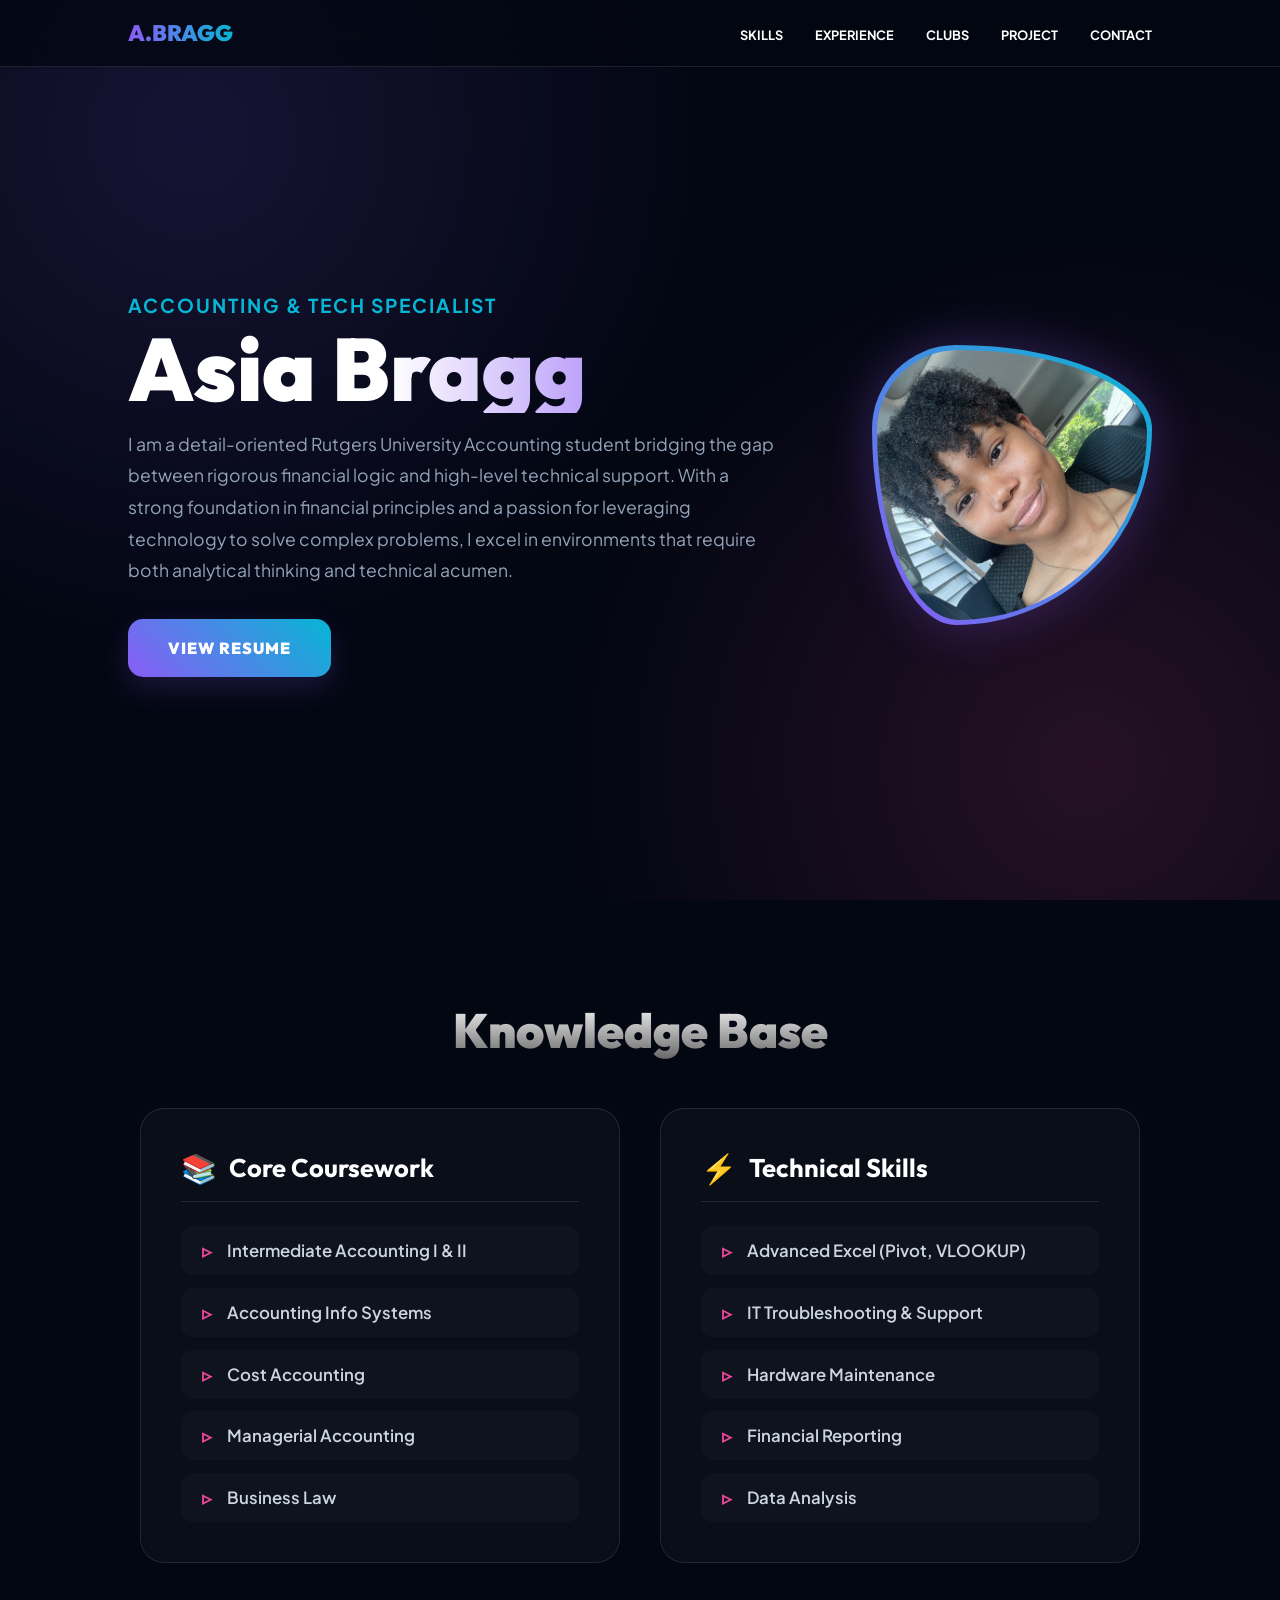
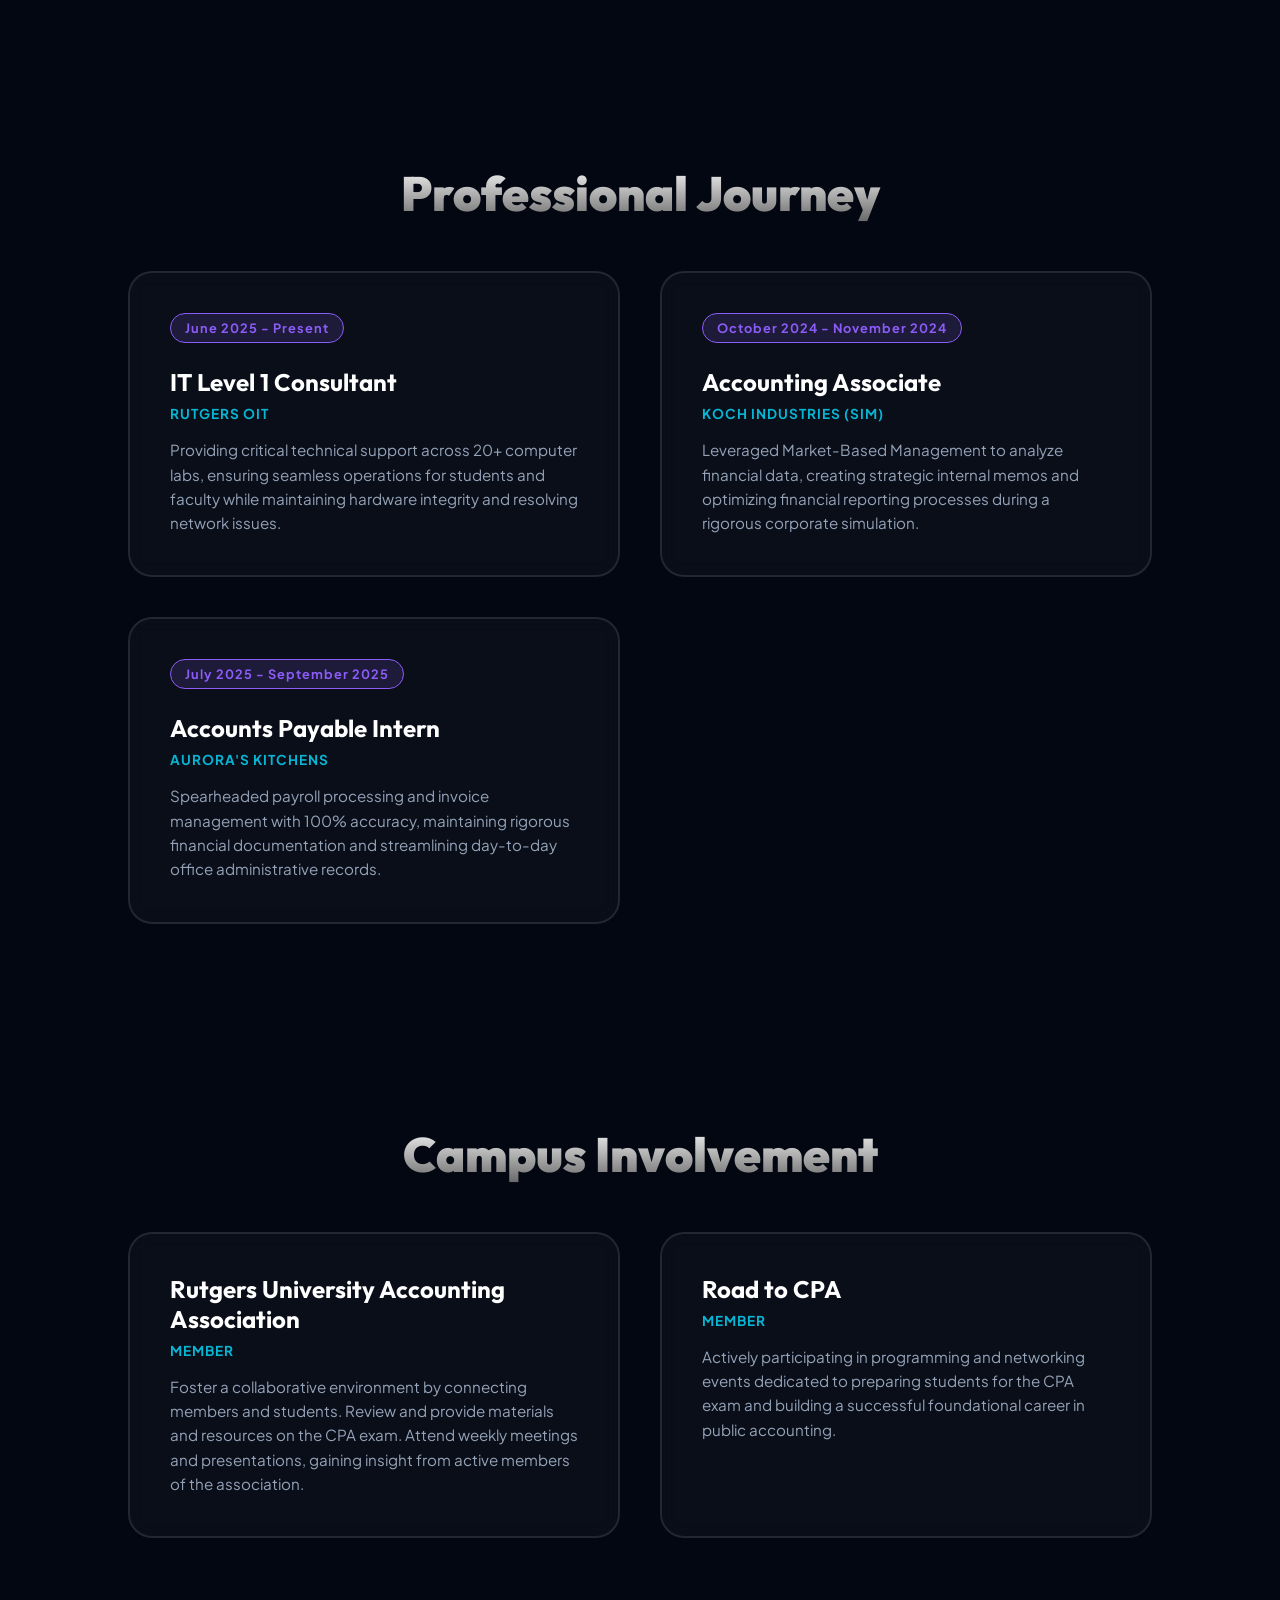
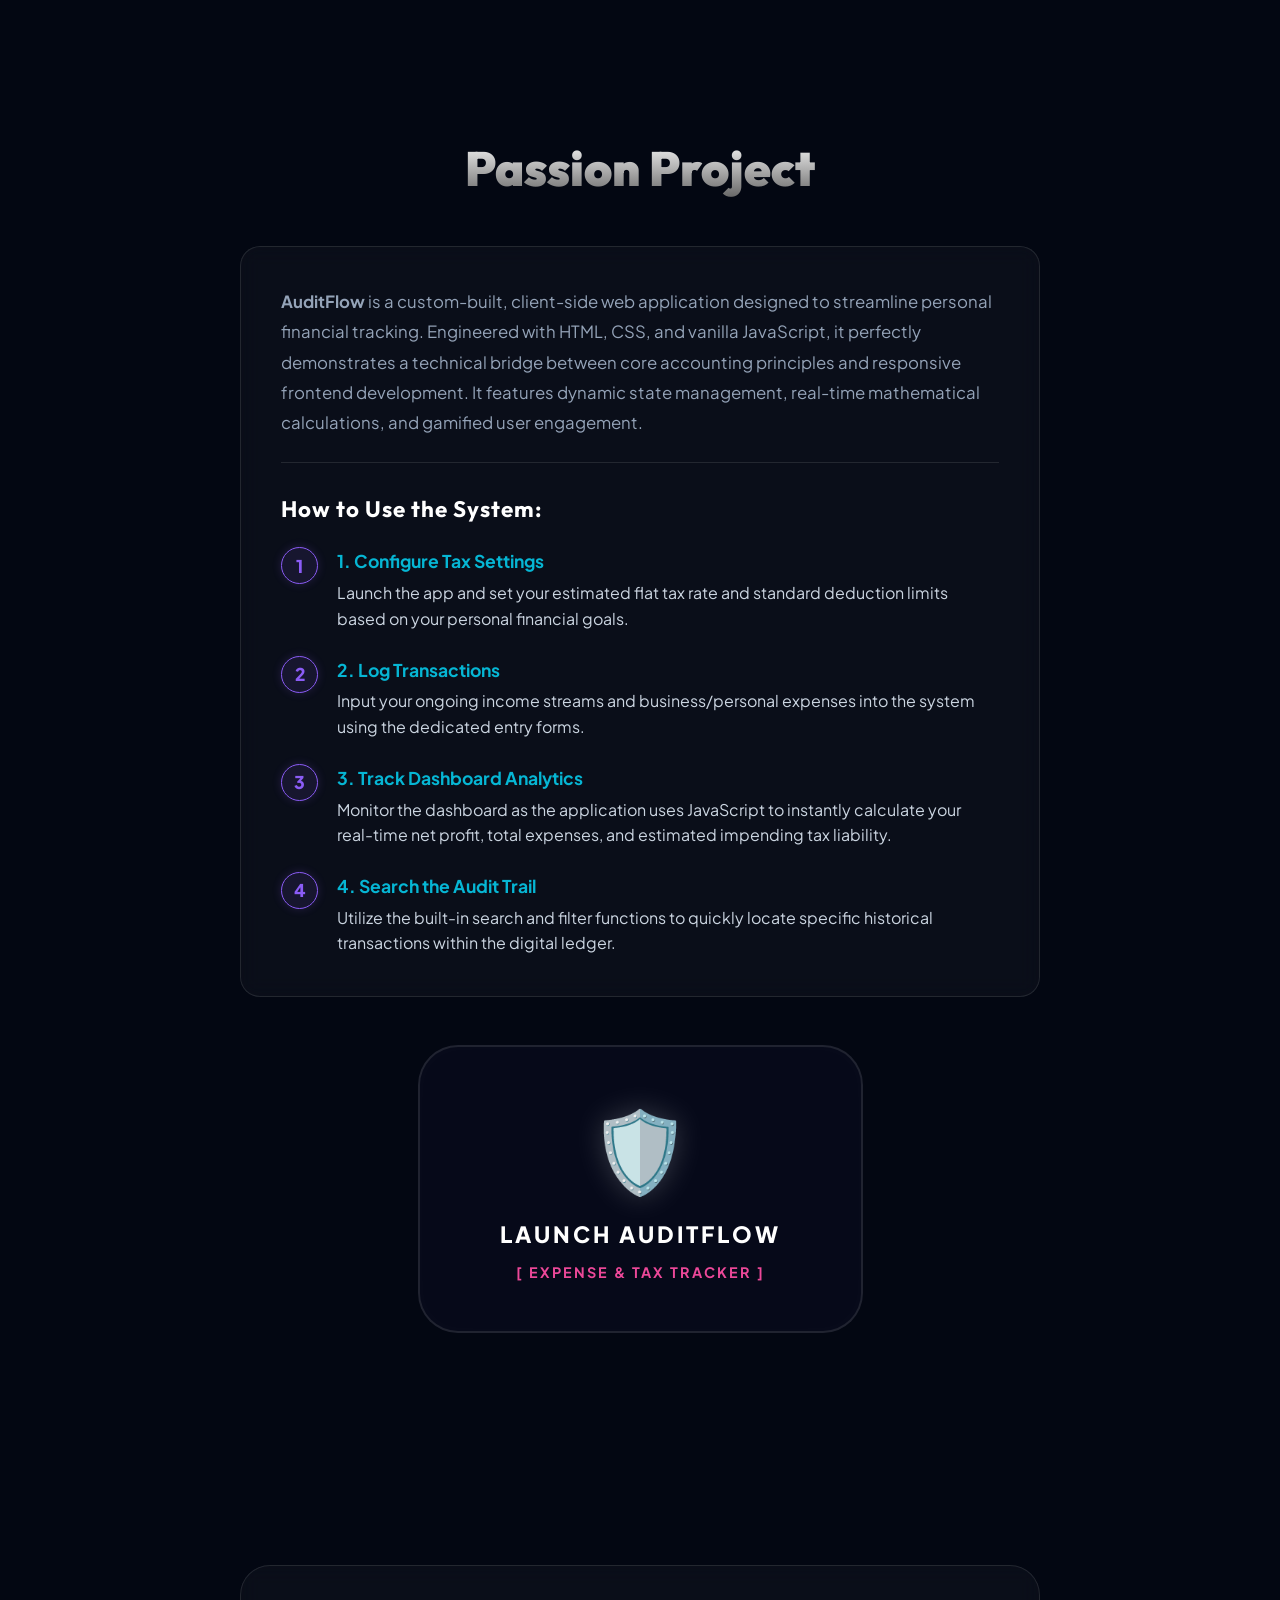
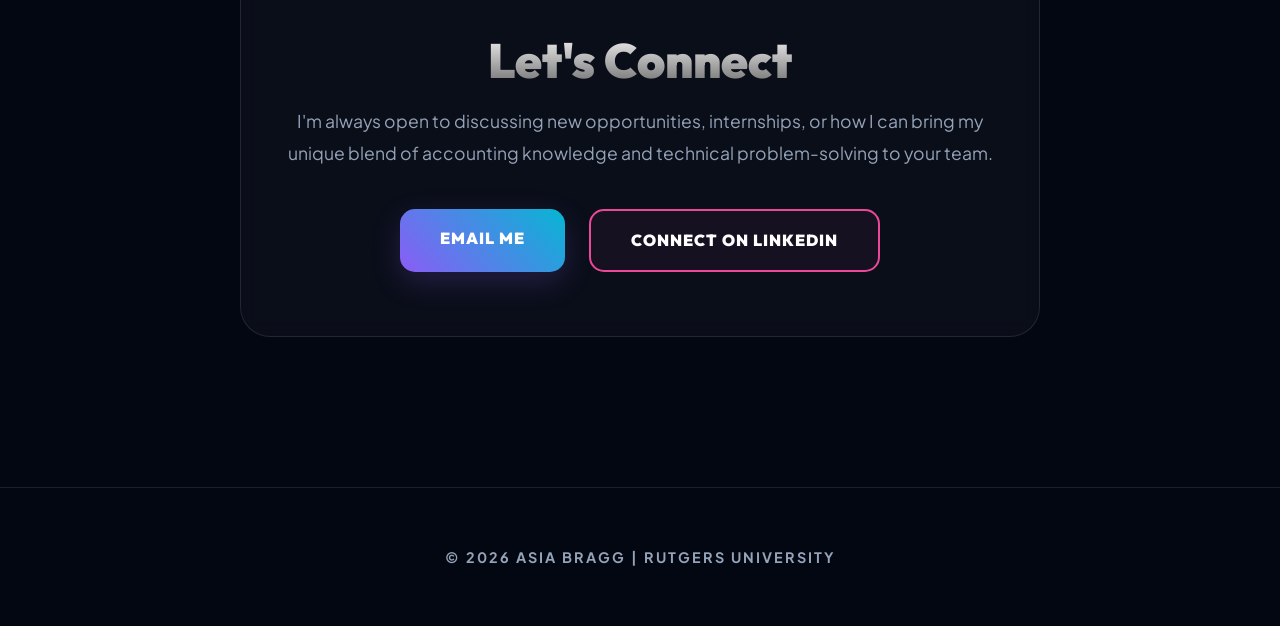
<file: index.html>
<!DOCTYPE html>
<html lang="en">
<head>
    <meta charset="UTF-8">
    <meta name="viewport" content="width=device-width, initial-scale=1.0">
    <title>Asia Bragg | Portfolio</title>
    <link href="https://fonts.googleapis.com/css2?family=Outfit:wght@300;600;900&family=Plus+Jakarta+Sans:wght@400;700&display=swap" rel="stylesheet">
    <style>
        :root {
            --bg-color: #030712;
            --primary: #8b5cf6; 
            --secondary: #ec4899; 
            --tertiary: #06b6d4; 
            --text-main: #ffffff;
            --text-muted: #94a3b8;
            --glass: rgba(255, 255, 255, 0.03);
            --glass-border: rgba(255, 255, 255, 0.1);
        }

        * { margin: 0; padding: 0; box-sizing: border-box; scroll-behavior: smooth; font-family: 'Plus Jakarta Sans', sans-serif; }
        h1, h2, h3, h4, .logo, .btn { font-family: 'Outfit', sans-serif; }
        body { background-color: var(--bg-color); color: var(--text-main); overflow-x: hidden; min-height: 100vh; }

        /* --- Animated Background --- */
        .gradient-bg {
            position: fixed; top: 0; left: 0; width: 100%; height: 100%; z-index: -1;
            background: radial-gradient(circle at 15% 15%, rgba(139, 92, 246, 0.15) 0%, transparent 40%),
                        radial-gradient(circle at 85% 85%, rgba(236, 72, 153, 0.15) 0%, transparent 40%);
            animation: bgShift 15s infinite alternate ease-in-out;
        }
        @keyframes bgShift { 0% { transform: scale(1); } 100% { transform: scale(1.1); } }

        /* --- Navigation --- */
        nav {
            position: fixed; top: 0; width: 100%; padding: 1.2rem 10%;
            display: flex; justify-content: space-between; align-items: center;
            background: rgba(3, 7, 18, 0.8); backdrop-filter: blur(20px); z-index: 1000;
            border-bottom: 1px solid var(--glass-border);
        }
        nav .logo { font-weight: 900; font-size: 1.4rem; background: linear-gradient(to right, var(--primary), var(--tertiary)); -webkit-background-clip: text; -webkit-text-fill-color: transparent; }
        nav ul { display: flex; list-style: none; gap: 2rem; }
        nav a { color: var(--text-main); text-decoration: none; font-size: 0.8rem; font-weight: 700; text-transform: uppercase; transition: 0.3s; }
        nav a:hover { color: var(--secondary); text-shadow: 0 0 10px var(--secondary); }

        /* --- Header & Typography --- */
        header { min-height: 100vh; display: flex; align-items: center; padding: 120px 10% 50px; }
        .hero-container { display: flex; align-items: center; justify-content: space-between; width: 100%; gap: 4rem; }
        
        .hero-content h1 { 
            font-size: clamp(3.5rem, 8vw, 5.5rem); 
            line-height: 1; margin-bottom: 1rem; font-weight: 900;
            background: linear-gradient(to right, #fff 20%, var(--primary), var(--secondary), var(--tertiary));
            background-size: 200% auto;
            -webkit-background-clip: text;
            -webkit-text-fill-color: transparent;
            animation: textFlow 8s linear infinite;
        }
        @keyframes textFlow { to { background-position: 200% center; } }
        
        .subtitle { color: var(--tertiary); font-size: 1.2rem; font-weight: 700; text-transform: uppercase; letter-spacing: 2px; margin-bottom: 0.5rem; }
        .summary { color: var(--text-muted); font-size: 1.1rem; max-width: 650px; line-height: 1.8; margin-bottom: 2rem; }

        /* --- Image Frame & Hover Animations --- */
        .profile-frame { 
            width: 280px; height: 280px; 
            background: linear-gradient(45deg, var(--primary), var(--tertiary)); 
            border-radius: 30% 70% 70% 30% / 30% 30% 70% 70%; 
            padding: 5px; 
            animation: morph 7s ease-in-out infinite alternate; 
            box-shadow: 0 0 50px rgba(139, 92, 246, 0.3); 
            transition: transform 0.5s cubic-bezier(0.175, 0.885, 0.32, 1.275), box-shadow 0.5s ease;
            cursor: pointer;
        }
        .profile-frame:hover {
            transform: scale(1.08) rotate(3deg);
            box-shadow: 0 0 80px rgba(139, 92, 246, 0.8), inset 0 0 20px rgba(236, 72, 153, 0.5);
        }
        .profile-img { width: 100%; height: 100%; object-fit: cover; border-radius: inherit; background: var(--bg-color); }
        @keyframes morph { 0% { border-radius: 30% 70% 70% 30% / 30% 30% 70% 70%; } 100% { border-radius: 50% 50% 33% 67% / 55% 27% 73% 45%; } }

        /* --- Sections & Titles --- */
        section { padding: 100px 10%; }
        h2 { font-size: 3rem; font-weight: 900; margin-bottom: 3rem; text-align: center; background: linear-gradient(to bottom, #fff, #666); -webkit-background-clip: text; -webkit-text-fill-color: transparent; }

        /* --- SKILLS & COURSEWORK LAYOUT --- */
        .skills-wrapper { 
            display: grid; grid-template-columns: repeat(auto-fit, minmax(320px, 1fr)); 
            gap: 2.5rem; max-width: 1000px; margin: 0 auto; 
        }
        .skill-card { 
            background: var(--glass); border: 1px solid var(--glass-border); 
            padding: 2.5rem; border-radius: 24px; backdrop-filter: blur(10px);
            transition: transform 0.4s ease, border-color 0.4s ease;
        }
        .skill-card:hover { 
            transform: translateY(-5px); border-color: var(--primary); 
            box-shadow: 0 15px 30px rgba(139, 92, 246, 0.1); 
        }
        .skill-card h3 { 
            font-size: 1.6rem; margin-bottom: 1.5rem; color: white; 
            display: flex; align-items: center; gap: 12px; border-bottom: 1px solid var(--glass-border);
            padding-bottom: 15px;
        }
        .skill-icon { font-size: 1.8rem; }
        .skill-list { list-style: none; display: flex; flex-direction: column; gap: 0.8rem; }
        .skill-item { 
            display: flex; align-items: center; gap: 15px; font-size: 1.05rem; font-weight: 600; 
            color: #cbd5e1; padding: 12px 18px; background: rgba(255,255,255,0.02); 
            border-radius: 12px; border-left: 3px solid transparent; transition: all 0.3s ease;
        }
        .skill-item::before {
            content: '▹'; color: var(--secondary); font-weight: 900; font-size: 1.2rem; transition: 0.3s;
        }
        .skill-item:hover {
            background: rgba(139, 92, 246, 0.1); border-left-color: var(--primary);
            color: #fff; transform: translateX(8px);
        }
        .skill-item:hover::before {
            color: var(--tertiary); transform: scale(1.2) translateX(3px);
        }

        /* --- Cards (Experience & Clubs) --- */
        .card { 
            background: var(--glass); padding: 2.5rem; border-radius: 24px; 
            border: 2px solid var(--glass-border); backdrop-filter: blur(10px); 
            transition: all 0.5s cubic-bezier(0.175, 0.885, 0.32, 1.275);
            position: relative; display: flex; flex-direction: column; height: 100%;
            z-index: 1;
        }
        .card::before {
            content: ""; position: absolute; inset: -2px; border-radius: 26px;
            background: linear-gradient(45deg, #ff007f, #7928ca, #00d4ff, #ff007f);
            background-size: 300% 300%;
            z-index: -1; opacity: 0; transition: opacity 0.5s ease;
        }
        .card::after {
            content: ""; position: absolute; inset: 0; border-radius: 24px;
            background: var(--bg-color);
            z-index: -1; opacity: 0; transition: opacity 0.5s ease;
        }
        .card:hover { 
            transform: translateY(-15px) scale(1.03) rotate(1.5deg); 
            border-color: transparent;
            box-shadow: 0 25px 50px rgba(0,0,0,0.6), 0 0 30px rgba(236, 72, 153, 0.4), 0 0 30px rgba(6, 182, 212, 0.4);
        }
        .card:hover::before, .card:hover::after { opacity: 1; }
        .card:hover::before { animation: moveGradient 3s linear infinite; }
        
        @keyframes moveGradient {
            0% { background-position: 0% 50%; }
            50% { background-position: 100% 50%; }
            100% { background-position: 0% 50%; }
        }

        .date-badge { 
            display: inline-block; padding: 6px 14px; background: rgba(139, 92, 246, 0.15); 
            border: 1px solid var(--primary); color: var(--primary); font-size: 0.8rem; 
            font-weight: 700; border-radius: 20px; margin-bottom: 1.5rem; align-self: flex-start; 
            letter-spacing: 1px; transition: all 0.4s ease;
        }
        .card:hover .date-badge {
            background: linear-gradient(45deg, var(--secondary), var(--primary));
            color: white; border-color: transparent;
            transform: scale(1.05) rotate(-3deg);
            box-shadow: 0 5px 15px rgba(236, 72, 153, 0.4);
        }
        .card h3 { font-size: 1.5rem; margin-bottom: 0.5rem; transition: color 0.3s; }
        .card:hover h3 { color: white; }
        .card p.company { font-weight: 700; color: var(--tertiary); margin-bottom: 1rem; text-transform: uppercase; font-size: 0.85rem; letter-spacing: 1px; }
        .card p.desc { font-size: 0.95rem; color: var(--text-muted); line-height: 1.6; position: relative; z-index: 2; }

        /* --- App Description Section --- */
        .project-details {
            max-width: 800px;
            margin: 0 auto 3rem auto; /* Added bottom margin for spacing before the button */
            text-align: left;
            background: var(--glass);
            border-radius: 20px;
            border: 1px solid var(--glass-border);
            padding: 2.5rem;
            backdrop-filter: blur(10px);
        }
        .project-details p.intro {
            color: var(--text-muted);
            font-size: 1.05rem;
            line-height: 1.8;
            margin-bottom: 2rem;
            padding-bottom: 1.5rem;
            border-bottom: 1px solid var(--glass-border);
        }
        .project-details h4 {
            color: white;
            font-size: 1.4rem;
            margin-bottom: 1.5rem;
            letter-spacing: 1px;
        }
        .step-list {
            list-style: none;
            counter-reset: custom-counter;
            display: flex;
            flex-direction: column;
            gap: 1.5rem;
        }
        .step-item {
            position: relative;
            padding-left: 3.5rem;
            color: #cbd5e1;
            font-size: 1rem;
            line-height: 1.6;
        }
        .step-item::before {
            counter-increment: custom-counter;
            content: counter(custom-counter);
            position: absolute;
            left: 0;
            top: 0;
            background: rgba(139, 92, 246, 0.1);
            color: var(--primary);
            width: 35px;
            height: 35px;
            border-radius: 50%;
            display: flex;
            align-items: center;
            justify-content: center;
            font-weight: 900;
            font-size: 1.1rem;
            border: 1px solid var(--primary);
            box-shadow: 0 0 10px rgba(139, 92, 246, 0.2);
        }
        .step-item strong {
            color: var(--tertiary);
            display: block;
            font-size: 1.1rem;
            margin-bottom: 0.3rem;
        }

        /* --- Software Launcher --- */
        .software-launcher { text-align: center; }
        .app-btn {
            display: inline-flex; flex-direction: column; align-items: center;
            padding: 50px 80px; background: rgba(139, 92, 246, 0.03);
            border: 2px solid var(--glass-border); border-radius: 40px;
            text-decoration: none; transition: 0.5s;
            box-shadow: inset 0 0 20px rgba(255,255,255,0.02);
            position: relative; overflow: hidden;
            margin-bottom: 2rem;
        }
        .app-btn::before { content: ''; position: absolute; top: 0; left: -100%; width: 100%; height: 100%; background: linear-gradient(90deg, transparent, rgba(255,255,255,0.1), transparent); transition: 0.5s; }
        .app-btn:hover::before { left: 100%; }
        .app-btn:hover { 
            transform: scale(1.05); border-color: var(--secondary); 
            background: rgba(236, 72, 153, 0.05);
            box-shadow: 0 0 40px rgba(236, 72, 153, 0.2);
        }
        .app-icon { font-size: 80px; margin-bottom: 20px; filter: drop-shadow(0 0 15px rgba(255,255,255,0.2)); }
        .app-label { color: white; font-weight: 900; font-size: 1.4rem; letter-spacing: 3px; }

        /* --- Contact Area --- */
        .contact-box {
            background: var(--glass); border: 1px solid var(--glass-border);
            border-radius: 30px; padding: 4rem 2rem; text-align: center; max-width: 800px; margin: 0 auto;
            backdrop-filter: blur(10px);
        }
        .contact-box p { color: var(--text-muted); margin-bottom: 2.5rem; font-size: 1.1rem; line-height: 1.8; }
        .btn-group { display: flex; justify-content: center; gap: 1.5rem; flex-wrap: wrap; }

        /* --- Buttons --- */
        .btn { padding: 1.2rem 2.5rem; color: white; font-weight: 900; border-radius: 15px; text-decoration: none; display: inline-block; transition: 0.3s; letter-spacing: 1px; }
        .btn-primary { background: linear-gradient(45deg, var(--primary), var(--tertiary)); box-shadow: 0 10px 30px rgba(139, 92, 246, 0.2); }
        .btn-primary:hover { transform: translateY(-4px); box-shadow: 0 15px 40px rgba(139, 92, 246, 0.4); }
        .btn-outline { border: 2px solid var(--secondary); background: rgba(236, 72, 153, 0.05); color: white; }
        .btn-outline:hover { background: var(--secondary); transform: translateY(-4px); box-shadow: 0 10px 30px rgba(236, 72, 153, 0.3); }

        /* --- Scroll Reveal Animations --- */
        .reveal { opacity: 0; transform: translateY(60px); transition: all 0.8s cubic-bezier(0.5, 0, 0, 1); }
        .reveal.active { opacity: 1; transform: translateY(0); }

        @media (max-width: 968px) { 
            .hero-container { flex-direction: column-reverse; text-align: center; } 
            nav ul { display: none; } 
        }
    </style>
</head>
<body>

    <div class="gradient-bg"></div>

    <nav>
        <div class="logo">A.BRAGG</div>
        <ul>
            <li><a href="#skills">Skills</a></li>
            <li><a href="#experience">Experience</a></li>
            <li><a href="#clubs">Clubs</a></li>
            <li><a href="#project">Project</a></li>
            <li><a href="#contact">Contact</a></li>
        </ul>
    </nav>

    <header id="top">
        <div class="hero-container reveal">
            <div class="hero-content">
                <p class="subtitle">Accounting & Tech Specialist</p>
                <h1>Asia Bragg</h1>
                <p class="summary">
                    I am a detail-oriented Rutgers University Accounting student bridging the gap between rigorous financial logic and high-level technical support. With a strong foundation in financial principles and a passion for leveraging technology to solve complex problems, I excel in environments that require both analytical thinking and technical acumen.
                </p>
                <div style="margin-top: 1.5rem;">
                    <a href="Asia_Bragg_Resume.pdf" target="_blank" class="btn btn-primary">VIEW RESUME</a>
                </div>
            </div>
            <div class="profile-wrapper">
                <div class="profile-frame">
                    <img src="assets/profilepic.jpeg" alt="Asia" class="profile-img" onerror="this.src='https://via.placeholder.com/280/8b5cf6/ffffff?text=AB'">
                </div>
            </div>
        </div>
    </header>

    <section id="skills">
        <h2 class="reveal">Knowledge Base</h2>
        <div class="skills-wrapper reveal">
            <div class="skill-card">
                <h3><span class="skill-icon">📚</span> Core Coursework</h3>
                <ul class="skill-list">
                    <li class="skill-item">Intermediate Accounting I & II</li>
                    <li class="skill-item">Accounting Info Systems</li>
                    <li class="skill-item">Cost Accounting</li>
                    <li class="skill-item">Managerial Accounting</li>
                    <li class="skill-item">Business Law</li>
                </ul>
            </div>
            <div class="skill-card" style="transition-delay: 0.1s;">
                <h3><span class="skill-icon">⚡</span> Technical Skills</h3>
                <ul class="skill-list">
                    <li class="skill-item">Advanced Excel (Pivot, VLOOKUP)</li>
                    <li class="skill-item">IT Troubleshooting & Support</li>
                    <li class="skill-item">Hardware Maintenance</li>
                    <li class="skill-item">Financial Reporting</li>
                    <li class="skill-item">Data Analysis</li>
                </ul>
            </div>
        </div>
    </section>

    <section id="experience">
        <h2 class="reveal">Professional Journey</h2>
        <div style="display: grid; grid-template-columns: repeat(auto-fit, minmax(320px, 1fr)); gap: 2.5rem;">
            <div class="card reveal">
                <div class="date-badge">June 2025 - Present</div>
                <h3>IT Level 1 Consultant</h3>
                <p class="company">Rutgers OIT</p>
                <p class="desc">Providing critical technical support across 20+ computer labs, ensuring seamless operations for students and faculty while maintaining hardware integrity and resolving network issues.</p>
            </div>
            <div class="card reveal" style="transition-delay: 0.1s;">
                <div class="date-badge">October 2024 - November 2024</div>
                <h3>Accounting Associate</h3>
                <p class="company">Koch Industries (Sim)</p>
                <p class="desc">Leveraged Market-Based Management to analyze financial data, creating strategic internal memos and optimizing financial reporting processes during a rigorous corporate simulation.</p>
            </div>
            <div class="card reveal" style="transition-delay: 0.2s;">
                <div class="date-badge">July 2025 - September 2025</div>
                <h3>Accounts Payable Intern</h3>
                <p class="company">Aurora's Kitchens</p>
                <p class="desc">Spearheaded payroll processing and invoice management with 100% accuracy, maintaining rigorous financial documentation and streamlining day-to-day office administrative records.</p>
            </div>
        </div>
    </section>

    <section id="clubs">
        <h2 class="reveal">Campus Involvement</h2>
        <div style="display: grid; grid-template-columns: repeat(auto-fit, minmax(320px, 1fr)); gap: 2.5rem;">
            <div class="card reveal">
                <h3>Rutgers University Accounting Association</h3>
                <p class="company">Member</p>
                <p class="desc">Foster a collaborative environment by connecting members and students. Review and provide materials and resources on the CPA exam. Attend weekly meetings and presentations, gaining insight from active members of the association.</p>
            </div>
            <div class="card reveal" style="transition-delay: 0.1s;">
                <h3>Road to CPA</h3>
                <p class="company">Member</p>
                <p class="desc">Actively participating in programming and networking events dedicated to preparing students for the CPA exam and building a successful foundational career in public accounting.</p>
            </div>
        </div>
    </section>

    <section id="project">
        <h2 class="reveal">Passion Project</h2>
        
        <div class="project-details reveal">
            <p class="intro">
                <strong>AuditFlow</strong> is a custom-built, client-side web application designed to streamline personal financial tracking. Engineered with HTML, CSS, and vanilla JavaScript, it perfectly demonstrates a technical bridge between core accounting principles and responsive frontend development. It features dynamic state management, real-time mathematical calculations, and gamified user engagement.
            </p>
            
            <h4>How to Use the System:</h4>
            <ul class="step-list">
                <li class="step-item">
                    <strong>1. Configure Tax Settings</strong>
                    Launch the app and set your estimated flat tax rate and standard deduction limits based on your personal financial goals.
                </li>
                <li class="step-item">
                    <strong>2. Log Transactions</strong>
                    Input your ongoing income streams and business/personal expenses into the system using the dedicated entry forms.
                </li>
                <li class="step-item">
                    <strong>3. Track Dashboard Analytics</strong>
                    Monitor the dashboard as the application uses JavaScript to instantly calculate your real-time net profit, total expenses, and estimated impending tax liability.
                </li>
                <li class="step-item">
                    <strong>4. Search the Audit Trail</strong>
                    Utilize the built-in search and filter functions to quickly locate specific historical transactions within the digital ledger.
                </li>
            </ul>
        </div>

        <div class="software-launcher reveal">
            <a href="audit-lab/index.html" target="_blank" class="app-btn">
                <div class="app-icon">🛡️</div>
                <div class="app-label">LAUNCH AUDITFLOW</div>
                <p style="color: var(--secondary); font-weight: bold; margin-top: 15px; font-size: 0.9rem; letter-spacing: 2px;">[ EXPENSE & TAX TRACKER ]</p>
            </a>
        </div>
    </section>

    <section id="contact">
        <div class="contact-box reveal">
            <h2 style="margin-bottom: 1rem;">Let's Connect</h2>
            <p>I'm always open to discussing new opportunities, internships, or how I can bring my unique blend of accounting knowledge and technical problem-solving to your team.</p>
            <div class="btn-group">
                <a href="mailto:ab2687@scarletmail.rutgers.edu" class="btn btn-primary">EMAIL ME</a>
                <a href="https://www.linkedin.com/in/asia-bragg-b062862b4/" target="_blank" class="btn btn-outline">CONNECT ON LINKEDIN</a>
            </div>
        </div>
    </section>

    <footer style="padding: 60px 20px; text-align: center; color: var(--text-muted); border-top: 1px solid var(--glass-border); margin-top: 50px;">
        <p style="letter-spacing: 2px; font-weight: 700; font-size: 0.9rem;">© 2026 ASIA BRAGG | RUTGERS UNIVERSITY</p>
    </footer>

    <script>
        function reveal() {
            var reveals = document.querySelectorAll(".reveal");
            for (var i = 0; i < reveals.length; i++) {
                var windowHeight = window.innerHeight;
                var elementTop = reveals[i].getBoundingClientRect().top;
                var elementVisible = 100; // Trigger distance
                if (elementTop < windowHeight - elementVisible) {
                    reveals[i].classList.add("active");
                }
            }
        }
        // Listen for scroll events
        window.addEventListener("scroll", reveal);
        // Trigger once on load to show elements already in view
        reveal();
    </script>
</body>
</html>
</file>
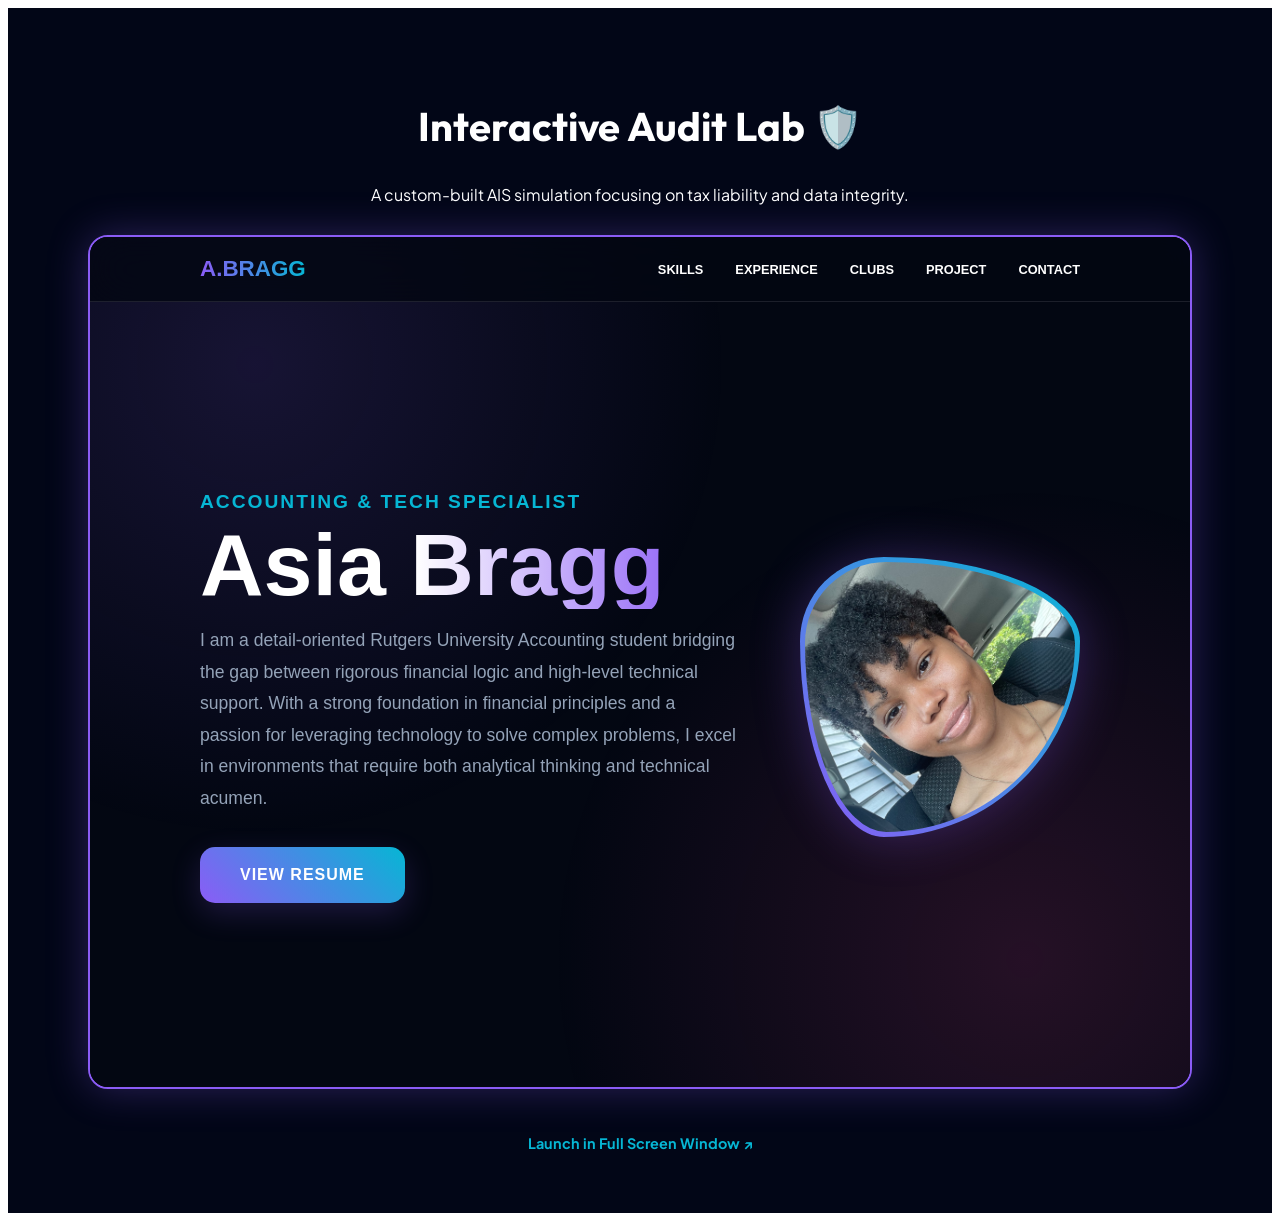
<file: .vscode/ISC app/index.html>
<!DOCTYPE html>
<html lang="en">
<head>
    <meta charset="UTF-8">
    <meta name="viewport" content="width=device-width, initial-scale=1.0">
    <title>Asia Bragg | Professional Portfolio</title>
    <link href="https://fonts.googleapis.com/css2?family=Outfit:wght@600;900&family=Plus+Jakarta+Sans:wght@400;700&display=swap" rel="stylesheet">
    <style>
        /* Professional styling for the embed section */
        .app-showcase {
            padding: 60px 5%;
            background-color: #020617; /* Matches the app theme */
            text-align: center;
            color: white;
            font-family: 'Plus Jakarta Sans', sans-serif;
        }

        .iframe-container {
            position: relative;
            width: 100%;
            max-width: 1100px;
            margin: 30px auto;
            border-radius: 20px;
            overflow: hidden;
            border: 2px solid #8b5cf6; /* Violet accent from your app */
            box-shadow: 0 0 40px rgba(139, 92, 246, 0.3);
            background: #000;
        }

        /* Responsive height for the app window */
        iframe {
            width: 100%;
            height: 850px;
            border: none;
            display: block;
        }

        .btn-fullscreen {
            display: inline-block;
            margin-top: 15px;
            color: #06b6d4;
            text-decoration: none;
            font-weight: bold;
            font-size: 0.9rem;
        }
    </style>
</head>
<body>

    <section class="app-showcase">
        <h2 style="font-family: 'Outfit'; font-size: 2.5rem;">Interactive Audit Lab 🛡️</h2>
        <p>A custom-built AIS simulation focusing on tax liability and data integrity.</p>

        <div class="iframe-container">
            <iframe 
                src="https://ab2687.github.io/" 
                title="Bragg Tax Shield & Audit Lab"
                loading="lazy">
            </iframe>
            </div>

        <a href="https://ab2687.github.io/" target="_blank" class="btn-fullscreen">
            Launch in Full Screen Window ↗️
        </a>
    </section>

    </body>
</html>
</file>
